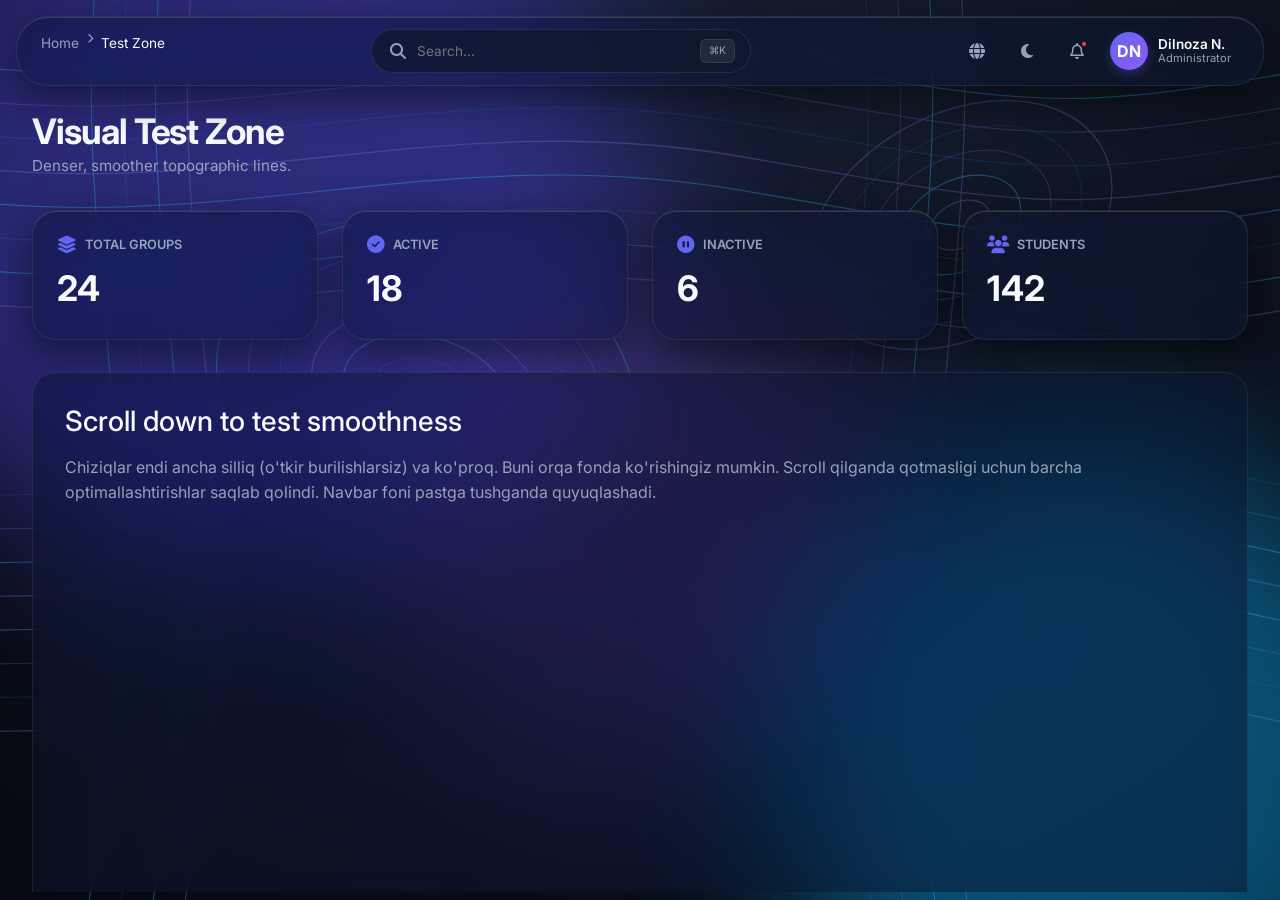
<file: test.html>
<!DOCTYPE html>
<html lang="en" data-theme="dark">
<head>
  <meta charset="utf-8">
  <meta name="viewport" content="width=device-width, initial-scale=1, viewport-fit=cover">
  <title>Test · Nexus CRM</title>

  <link rel="preconnect" href="https://fonts.googleapis.com">
  <link rel="preconnect" href="https://fonts.gstatic.com" crossorigin>
  <link href="https://fonts.googleapis.com/css2?family=Inter:wght@400;500;600;700&display=swap" rel="stylesheet">
  <link href="https://cdn.jsdelivr.net/npm/bootstrap@5.3.3/dist/css/bootstrap.min.css" rel="stylesheet">
  <link href="https://cdnjs.cloudflare.com/ajax/libs/font-awesome/6.5.2/css/all.min.css" rel="stylesheet">

  <style>
    /* =========================================================
       1. CORE VARIABLES & THEME
       ========================================================= */
    :root, [data-theme="dark"] {
      color-scheme: dark;
      --radius-sm: 12px;
      --radius-md: 16px;
      --radius-lg: 24px;
      --radius-xl: 32px;
      --radius-pill: 999px;

      --glass-bg: rgba(15, 23, 42, 0.55);
      --glass-border: rgba(255, 255, 255, 0.08);
      --glass-highlight: inset 0 1px 0 rgba(255, 255, 255, 0.15);
      --glass-blur: blur(12px) saturate(150%);
      --glass-shadow: 0 12px 40px rgba(0, 0, 0, 0.5);

      --surface-solid: #0f172a;
      --surface-hover: rgba(255, 255, 255, 0.08);
      --text-primary: #f8fafc;
      --text-secondary: #94a3b8;
      --border-color: rgba(148, 163, 184, 0.15);
      --input-bg: rgba(15, 23, 42, 0.7);
      --primary: #6366f1;
      --primary-hover: #4f46e5;
      --primary-glow: rgba(99, 102, 241, 0.3);
    }

    [data-theme="light"] {
      color-scheme: light;
      --glass-bg: rgba(255, 255, 255, 0.6);
      --glass-border: rgba(0, 0, 0, 0.06);
      --glass-highlight: inset 0 1px 0 rgba(255, 255, 255, 1);
      --glass-blur: blur(12px) saturate(150%);
      --glass-shadow: 0 12px 40px rgba(0, 0, 0, 0.1);

      --surface-solid: #f8fafc;
      --surface-hover: rgba(0, 0, 0, 0.05);
      --text-primary: #0f172a;
      --text-secondary: #64748b;
      --border-color: rgba(0, 0, 0, 0.1);
      --input-bg: rgba(255, 255, 255, 0.8);
      --primary: #4f46e5;
      --primary-hover: #4338ca;
      --primary-glow: rgba(79, 70, 229, 0.2);
    }

    /* =========================================================
       2. BACKGROUND: MESH GRADIENT + TOPOGRAPHIC LINES
       ========================================================= */
    body {
      margin: 0;
      font-family: 'Inter', sans-serif;
      color: var(--text-primary);
      min-height: 100vh;
      overflow: hidden;
      background-color: #050810;
    }

    .bg-environment {
      position: fixed;
      inset: 0;
      z-index: -2;
      overflow: hidden;
      background: radial-gradient(circle at 50% 0%, #172033 0%, #050810 100%);
    }

    /* 1. Mesh Gradient - Statik */
    .mesh-blob {
      position: absolute;
      border-radius: 50%;
      filter: blur(80px);
      opacity: 0.45;
      transform: translateZ(0);
    }
    .blob-1 { width: 60vw; height: 60vw; background: #4f46e5; top: -20%; left: -10%; }
    .blob-2 { width: 50vw; height: 50vw; background: #0ea5e9; bottom: -20%; right: -10%; }
    .blob-3 { width: 40vw; height: 40vw; background: #8b5cf6; top: 30%; left: 30%; opacity: 0.25; }

    /* 2. Topografik Xarita Chiziqlari (Silliq va Zich) */
    .topo-lines {
      position: absolute;
      inset: 0;
      width: 100%;
      height: 100%;
      opacity: 0.35; /* Xiraroq, ko'zni charchatmaydi */
    }

    .topo-line {
      fill: none;
      stroke: #38bdf8;
      stroke-width: 1;
      stroke-linecap: round;
      stroke-linejoin: round;
      /* Chiziqlar chizilish animatsiyasi */
      stroke-dasharray: 4000;
      stroke-dashoffset: 4000;
      animation: drawLines 4s ease-out forwards;
    }
    
    /* Ranglar va qalinliklarni aralashtirish */
    .topo-line:nth-child(2n) { stroke: #818cf8; opacity: 0.6; animation-delay: 0.3s; }
    .topo-line:nth-child(3n) { stroke: #0ea5e9; opacity: 0.4; animation-delay: 0.6s; }
    .topo-line:nth-child(4n) { stroke: #a78bfa; opacity: 0.7; stroke-width: 1.2; animation-delay: 0.9s;}

    @keyframes drawLines {
      to { stroke-dashoffset: 0; }
    }

    /* =========================================================
       3. APP SHELL & LIQUID GLASS COMPONENTS
       ========================================================= */
    .app { display: flex; height: 100vh; overflow: hidden; padding: 0.5rem; gap: 0.5rem; }
    .app__main { flex: 1; display: flex; flex-direction: column; min-width: 0; }
    .content { flex: 1; overflow-y: auto; padding: 1.5rem; padding-bottom: 100px; }

    /* Navbar */
    .topbar {
      display: flex; align-items: center; justify-content: space-between;
      padding: 0 1.5rem; height: 70px; flex-shrink: 0; margin: 0.5rem 0.5rem 0 0.5rem;
      border: 1px solid var(--glass-border); border-radius: var(--radius-xl);
      background: var(--glass-bg); backdrop-filter: var(--glass-blur); -webkit-backdrop-filter: var(--glass-blur);
      box-shadow: var(--glass-shadow), var(--glass-highlight); z-index: 1020;
      transition: background-color 0.3s ease, box-shadow 0.3s ease, border-color 0.3s ease;
    }
    
    .topbar.is-scrolled {
      background: rgba(10, 15, 28, 0.95);
      box-shadow: 0 20px 40px rgba(0,0,0,0.8), var(--glass-highlight);
      border-color: rgba(255,255,255,0.15);
    }

    .topbar__left { display: flex; align-items: center; gap: 1rem; }
    .global-search { position: relative; width: 380px; display: flex; align-items: center; }
    .global-search i { position: absolute; left: 1.2rem; color: var(--text-secondary); }
    .global-search input {
      width: 100%; padding: 0.7rem 1rem 0.7rem 2.8rem; border-radius: var(--radius-pill);
      border: 1px solid var(--border-color); background: var(--input-bg);
      color: var(--text-primary); font-size: 0.85rem; transition: all 0.3s ease;
    }
    .global-search input:focus { outline: none; border-color: var(--primary); box-shadow: 0 0 0 4px var(--primary-glow); }
    .global-search .kbd { position: absolute; right: 1rem; font-size: 0.65rem; padding: 0.2rem 0.5rem; border-radius: 6px; border: 1px solid var(--border-color); color: var(--text-secondary); background: var(--surface-hover); }

    .topbar__right { display: flex; align-items: center; gap: 0.5rem; }
    .btn--icon { width: 42px; height: 42px; border-radius: 50%; border: none; background: transparent; color: var(--text-secondary); display: flex; align-items: center; justify-content: center; cursor: pointer; transition: all 0.3s ease; }
    .btn--icon:hover { background: var(--surface-hover); color: var(--text-primary); }
    .btn--icon:active { transform: scale(0.92); }

    .avatar { width: 38px; height: 38px; border-radius: 50%; background: linear-gradient(135deg, var(--primary), #8b5cf6); color: white; font-weight: 700; display: flex; align-items: center; justify-content: center; box-shadow: 0 4px 12px var(--primary-glow); }
    .profile-btn { display: flex; align-items: center; gap: 0.6rem; background: none; border: none; cursor: pointer; padding: 0.25rem 0.5rem 0.25rem 0.25rem; border-radius: var(--radius-pill); }
    .profile-btn:hover { background: var(--surface-hover); }
    .profile-info { display: flex; flex-direction: column; align-items: flex-start; line-height: 1.2; }
    .profile-info .name { font-size: 0.85rem; font-weight: 600; color: var(--text-primary); }
    .profile-info .role { font-size: 0.7rem; color: var(--text-secondary); }

    /* Content Cards */
    .groups-summary { display: grid; grid-template-columns: repeat(4, 1fr); gap: 1.5rem; margin-top: 1rem; }
    .groups-summary__card {
      background: var(--glass-bg); backdrop-filter: var(--glass-blur); -webkit-backdrop-filter: var(--glass-blur);
      border: 1px solid var(--glass-border); border-radius: var(--radius-lg); padding: 1.5rem;
      box-shadow: var(--glass-shadow), var(--glass-highlight); position: relative; overflow: hidden;
      transition: transform 0.4s cubic-bezier(0.2, 0.8, 0.2, 1), box-shadow 0.4s ease, border-color 0.4s ease;
    }
    .groups-summary__card:hover { 
      transform: translateY(-4px); 
      box-shadow: 0 16px 48px -10px rgba(0,0,0,0.4), var(--glass-highlight); 
      border-color: rgba(255,255,255,0.2); 
    }
    .groups-summary__label { font-size: 0.8rem; font-weight: 600; color: var(--text-secondary); text-transform: uppercase; display: flex; align-items: center; gap: 0.5rem; }
    .groups-summary__label i { color: var(--primary); font-size: 1.1rem; }
    .groups-summary__value { font-size: 2.2rem; font-weight: 700; color: var(--text-primary); margin-top: 0.5rem; }

    ::-webkit-scrollbar { width: 8px; }
    ::-webkit-scrollbar-track { background: transparent; }
    ::-webkit-scrollbar-thumb { background: rgba(148, 163, 184, 0.3); border-radius: 4px; }
    ::-webkit-scrollbar-thumb:hover { background: rgba(148, 163, 184, 0.5); }

    @media (max-width: 992px) { .groups-summary { grid-template-columns: repeat(2, 1fr); } }
    @media (max-width: 768px) {
      .global-search { display: none; }
      .groups-summary { grid-template-columns: 1fr; }
      .profile-info { display: none; }
    }
  </style>
</head>

<body>
  <!-- ORQA FON -->
  <div class="bg-environment">
    <div class="mesh-blob blob-1"></div>
    <div class="mesh-blob blob-2"></div>
    <div class="mesh-blob blob-3"></div>
    
    <!-- SILLIQ VA ZICH TOPOGRAFIK CHIZIQLAR -->
    <svg class="topo-lines" viewBox="0 0 1200 800" preserveAspectRatio="none">
      
      <!-- GORIZONTAL SILLIQ TO'LQINLAR (Yumshoq egri chiziqlar) -->
      <path class="topo-line" d="M -100,50 C 200,100 400,0 700,50 S 1000,100 1300,50" />
      <path class="topo-line" d="M -100,80 C 200,130 400,30 700,80 S 1000,130 1300,80" />
      <path class="topo-line" d="M -100,110 C 200,160 400,60 700,110 S 1000,160 1300,110" />
      <path class="topo-line" d="M -100,140 C 200,190 400,90 700,140 S 1000,190 1300,140" />
      <path class="topo-line" d="M -100,170 C 200,220 400,120 700,170 S 1000,220 1300,170" />
      <path class="topo-line" d="M -100,200 C 200,250 400,150 700,200 S 1000,250 1300,200" />
      <path class="topo-line" d="M -100,230 C 200,280 400,180 700,230 S 1000,280 1300,230" />
      <path class="topo-line" d="M -100,260 C 200,310 400,210 700,260 S 1000,310 1300,260" />
      
      <path class="topo-line" d="M -100,450 C 200,400 400,550 700,450 S 1000,400 1300,450" />
      <path class="topo-line" d="M -100,480 C 200,430 400,580 700,480 S 1000,430 1300,480" />
      <path class="topo-line" d="M -100,510 C 200,460 400,610 700,510 S 1000,460 1300,510" />
      <path class="topo-line" d="M -100,540 C 200,490 400,640 700,540 S 1000,490 1300,540" />
      <path class="topo-line" d="M -100,570 C 200,520 400,670 700,570 S 1000,520 1300,570" />
      <path class="topo-line" d="M -100,600 C 200,550 400,700 700,600 S 1000,550 1300,600" />
      <path class="topo-line" d="M -100,630 C 200,580 400,730 700,630 S 1000,580 1300,630" />
      <path class="topo-line" d="M -100,660 C 200,610 400,760 700,660 S 1000,610 1300,660" />

      <!-- VERTIKAL SILLIQ TO'LQINLAR -->
      <path class="topo-line" d="M 100,-100 C 50,200 150,400 100,700 S 50,1000 100,1300" />
      <path class="topo-line" d="M 130,-100 C 80,200 180,400 130,700 S 80,1000 130,1300" />
      <path class="topo-line" d="M 160,-100 C 110,200 210,400 160,700 S 110,1000 160,1300" />
      <path class="topo-line" d="M 190,-100 C 140,200 240,400 190,700 S 140,1000 190,1300" />
      
      <path class="topo-line" d="M 800,-100 C 850,200 750,400 800,700 S 850,1000 800,1300" />
      <path class="topo-line" d="M 830,-100 C 880,200 780,400 830,700 S 880,1000 830,1300" />
      <path class="topo-line" d="M 860,-100 C 910,200 810,400 860,700 S 910,1000 860,1300" />
      <path class="topo-line" d="M 890,-100 C 940,200 840,400 890,700 S 940,1000 890,1300" />

      <!-- MARKAZIY DOIRALAR (Silliq tepaliklar) -->
      <ellipse class="topo-line" cx="400" cy="350" rx="200" ry="150" transform="rotate(15 400 350)" />
      <ellipse class="topo-line" cx="400" cy="350" rx="170" ry="120" transform="rotate(15 400 350)" />
      <ellipse class="topo-line" cx="400" cy="350" rx="140" ry="95" transform="rotate(15 400 350)" />
      <ellipse class="topo-line" cx="400" cy="350" rx="110" ry="70" transform="rotate(15 400 350)" />
      <ellipse class="topo-line" cx="400" cy="350" rx="80" ry="50" transform="rotate(15 400 350)" />
      <ellipse class="topo-line" cx="400" cy="350" rx="50" ry="30" transform="rotate(15 400 350)" />
      <ellipse class="topo-line" cx="400" cy="350" rx="20" ry="12" transform="rotate(15 400 350)" />

      <ellipse class="topo-line" cx="900" cy="200" rx="150" ry="100" transform="rotate(-25 900 200)" />
      <ellipse class="topo-line" cx="900" cy="200" rx="120" ry="80" transform="rotate(-25 900 200)" />
      <ellipse class="topo-line" cx="900" cy="200" rx="90" ry="60" transform="rotate(-25 900 200)" />
      <ellipse class="topo-line" cx="900" cy="200" rx="60" ry="40" transform="rotate(-25 900 200)" />
      <ellipse class="topo-line" cx="900" cy="200" rx="30" ry="20" transform="rotate(-25 900 200)" />
      
    </svg>
  </div>

  <!-- ASOSIY INTERFEYS -->
  <div class="app">
    <div class="app__main">
      
      <!-- NAVBAR -->
      <header id="topbar" class="topbar">
        <div class="topbar__left">
          <nav class="breadcrumb d-none d-md-flex" style="color:var(--text-secondary); font-size:0.85rem;">
            <span>Home</span> <i class="fa-solid fa-chevron-right" style="font-size:10px; margin:0 8px;"></i> <span style="color:var(--text-primary);">Test Zone</span>
          </nav>
        </div>
        
        <div class="topbar__center">
          <div class="global-search">
            <i class="fa-solid fa-magnifying-glass"></i>
            <input type="search" placeholder="Search..." aria-label="Global search">
            <span class="kbd d-none d-sm-inline">⌘K</span>
          </div>
        </div>

        <div class="topbar__right">
          <button class="btn--icon" aria-label="Language"><i class="fa-solid fa-globe"></i></button>
          <button class="btn--icon" aria-label="Theme"><i class="fa-solid fa-moon"></i></button>
          <button class="btn--icon" aria-label="Notifications" style="position:relative;">
            <i class="fa-regular fa-bell"></i>
            <span style="position:absolute; top:10px; right:10px; width:8px; height:8px; background:#ef4444; border-radius:50%; border:2px solid var(--surface-solid);"></span>
          </button>
          <button class="profile-btn" aria-label="Profile">
            <span class="avatar">DN</span>
            <div class="profile-info d-none d-sm-flex">
              <span class="name">Dilnoza N.</span>
              <span class="role">Administrator</span>
            </div>
          </button>
        </div>
      </header>

      <!-- MAIN CONTENT -->
      <main class="content">
        <div style="margin-bottom: 2rem;">
          <h1 style="font-size: 2.2rem; font-weight: 700; letter-spacing: -0.03em; margin-bottom: 0.2rem;">Visual Test Zone</h1>
          <p style="color: var(--text-secondary); font-size: 0.95rem;">Denser, smoother topographic lines.</p>
        </div>

        <section class="groups-summary">
          <div class="groups-summary__card"><div class="groups-summary__label"><i class="fa-solid fa-layer-group"></i> Total Groups</div><div class="groups-summary__value">24</div></div>
          <div class="groups-summary__card"><div class="groups-summary__label"><i class="fa-solid fa-check-circle"></i> Active</div><div class="groups-summary__value">18</div></div>
          <div class="groups-summary__card"><div class="groups-summary__label"><i class="fa-solid fa-pause-circle"></i> Inactive</div><div class="groups-summary__value">6</div></div>
          <div class="groups-summary__card"><div class="groups-summary__label"><i class="fa-solid fa-users"></i> Students</div><div class="groups-summary__value">142</div></div>
        </section>

        <div style="height: 150vh; margin-top: 2rem; padding: 2rem; background: var(--glass-bg); border-radius: var(--radius-lg); border: 1px solid var(--glass-border); backdrop-filter: var(--glass-blur);">
          <h3 style="margin-bottom: 1rem;">Scroll down to test smoothness</h3>
          <p style="color: var(--text-secondary); line-height: 1.6;">
            Chiziqlar endi ancha silliq (o'tkir burilishlarsiz) va ko'proq. Buni orqa fonda ko'rishingiz mumkin. Scroll qilganda qotmasligi uchun barcha optimallashtirishlar saqlab qolindi. Navbar foni pastga tushganda quyuqlashadi.
          </p>
        </div>
      </main>
      
    </div>
  </div>

  <script>
    document.addEventListener('DOMContentLoaded', () => {
      const topbar = document.getElementById('topbar');
      const contentArea = document.querySelector('.content');
      
      let isTicking = false;
      if (contentArea && topbar) {
        contentArea.addEventListener('scroll', () => {
          if (!isTicking) {
            window.requestAnimationFrame(() => {
              if (contentArea.scrollTop > 30) {
                topbar.classList.add('is-scrolled');
              } else {
                topbar.classList.remove('is-scrolled');
              }
              isTicking = false;
            });
            isTicking = true;
          }
        }, { passive: true });
      }
    });
  </script>
</body>
</html>
</file>
